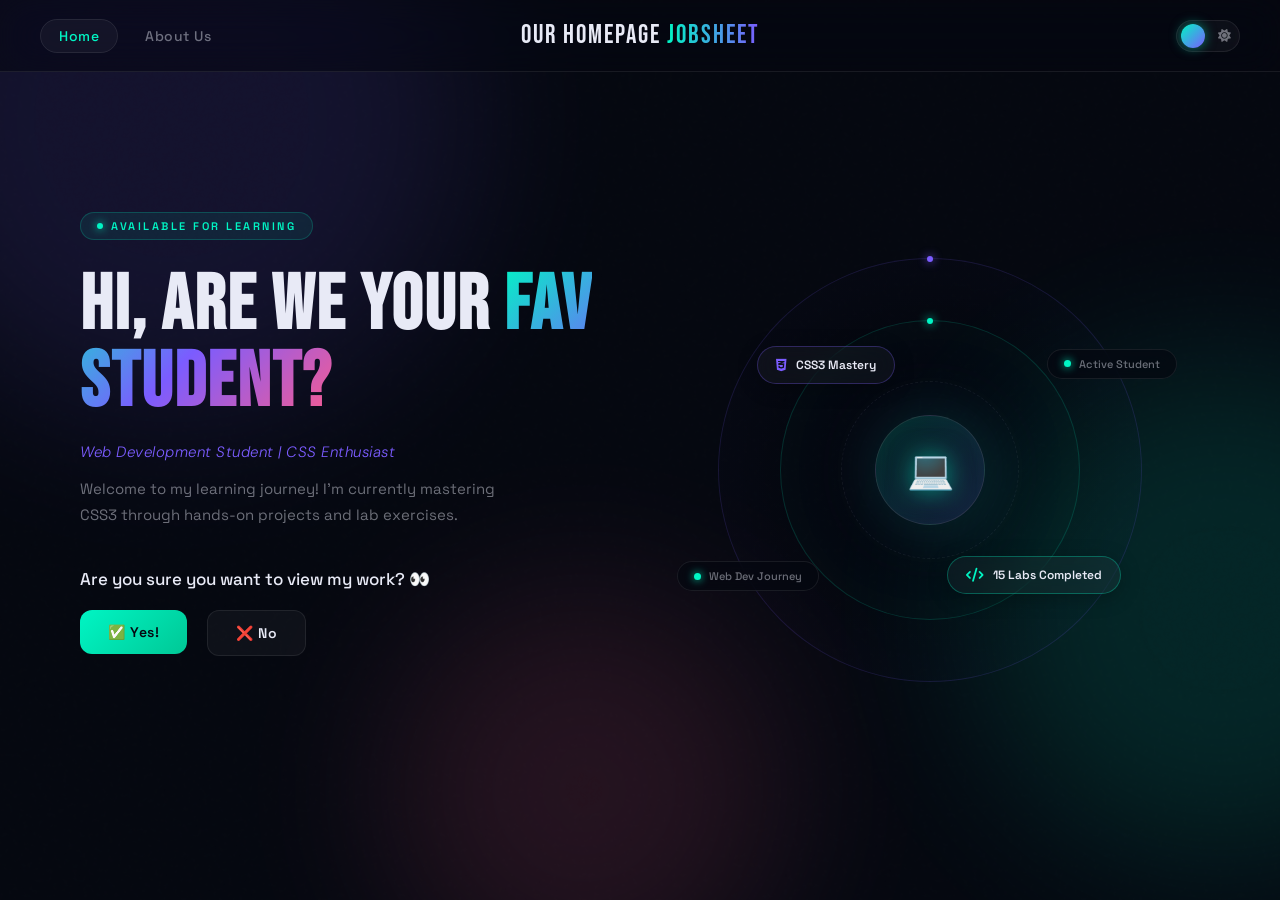
<file: index.html>
<!DOCTYPE html>
<html lang="en">
<head>
    <meta charset="UTF-8">
    <meta name="viewport" content="width=device-width, initial-scale=1.0">
    <title>My Jobsheet Progress</title>
    <link href="https://fonts.googleapis.com/css2?family=Space+Grotesk:wght@300;400;500;600;700&family=Bebas+Neue&family=DM+Sans:ital,wght@0,300;0,400;0,500;1,300&display=swap" rel="stylesheet">
    <link rel="stylesheet" href="https://cdnjs.cloudflare.com/ajax/libs/font-awesome/6.0.0/css/all.min.css">
    <style>
        :root {
            --bg:       #050810;
            --bg2:      #080d1a;
            --surface:  rgba(255,255,255,0.04);
            --border:   rgba(255,255,255,0.08);
            --accent:   #00f5c4;
            --accent2:  #7b5cff;
            --accent3:  #ff5c8a;
            --text:     #e8eaf6;
            --muted:    rgba(232,234,246,0.45);
            --glow:     0 0 40px rgba(0,245,196,0.18);
        }
        [data-theme="light"] {
            --bg:      #f0f4ff;
            --bg2:     #e4eaff;
            --surface: rgba(255,255,255,0.7);
            --border:  rgba(0,0,0,0.08);
            --text:    #0d1230;
            --muted:   rgba(13,18,48,0.5);
            --glow:    0 0 40px rgba(123,92,255,0.15);
        }

        *, *::before, *::after { box-sizing: border-box; margin: 0; padding: 0; }

        html { scroll-behavior: smooth; }

        body {
            font-family: 'Space Grotesk', sans-serif;
            background: var(--bg);
            color: var(--text);
            min-height: 100vh;
            overflow-x: hidden;
            transition: background 0.4s, color 0.4s;
        }

        /* ─── NOISE OVERLAY ─── */
        body::before {
            content: '';
            position: fixed; inset: 0;
            background-image: url("data:image/svg+xml,%3Csvg viewBox='0 0 200 200' xmlns='http://www.w3.org/2000/svg'%3E%3Cfilter id='n'%3E%3CfeTurbulence type='fractalNoise' baseFrequency='0.9' numOctaves='4' stitchTiles='stitch'/%3E%3C/filter%3E%3Crect width='100%25' height='100%25' filter='url(%23n)' opacity='0.03'/%3E%3C/svg%3E");
            pointer-events: none; z-index: 0;
            opacity: 0.35;
        }

        /* ─── AURORA BG ─── */
        .aurora {
            position: fixed; inset: 0; z-index: 0; pointer-events: none;
            overflow: hidden;
        }
        .aurora span {
            position: absolute;
            border-radius: 50%;
            filter: blur(80px);
            opacity: 0.12;
            animation: drift 18s ease-in-out infinite alternate;
        }
        .aurora span:nth-child(1) { width: 600px; height: 600px; background: var(--accent2); top: -20%; left: -10%; animation-duration: 20s; }
        .aurora span:nth-child(2) { width: 500px; height: 500px; background: var(--accent); top: 40%; right: -15%; animation-duration: 25s; animation-delay: -8s; }
        .aurora span:nth-child(3) { width: 400px; height: 400px; background: var(--accent3); bottom: -10%; left: 30%; animation-duration: 22s; animation-delay: -4s; }
        @keyframes drift { 0%{transform:translate(0,0) scale(1)} 100%{transform:translate(40px,30px) scale(1.15)} }

        /* ─── THEME SWITCH ─── */
.theme-switch-wrapper {
    display: flex;
    align-items: center;
    margin-left: auto;
}
        .theme-switch { position: relative; display: inline-block; width: 64px; height: 32px; }
        .theme-switch input { opacity: 0; width: 0; height: 0; }
        .slider {
            position: absolute; inset: 0; cursor: pointer;
            background: var(--surface);
            border: 1px solid var(--border);
            border-radius: 32px;
            backdrop-filter: blur(10px);
            transition: 0.4s;
            display: flex; align-items: center; justify-content: space-between;
            padding: 0 8px;
        }
        .slider i { font-size: 13px; color: var(--muted); transition: 0.3s; }
        .slider::after {
            content: '';
            position: absolute; left: 4px;
            width: 24px; height: 24px;
            background: linear-gradient(135deg, var(--accent), var(--accent2));
            border-radius: 50%;
            transition: 0.4s cubic-bezier(0.34,1.56,0.64,1);
            box-shadow: 0 0 12px rgba(0,245,196,0.5);
        }
        input:checked ~ .slider::after { transform: translateX(32px); }

        /* ─── NAVBAR ─── */
        .navbar {
            position: fixed; top: 0; left: 0; right: 0; z-index: 900;
            padding: 0 40px;
            height: 72px;
            display: flex; align-items: center;
            background: rgba(5,8,16,0.6);
            backdrop-filter: blur(20px) saturate(1.4);
            border-bottom: 1px solid var(--border);
        }
        [data-theme="light"] .navbar { background: rgba(240,244,255,0.7); }

        .nav-container {
    display: flex;
    align-items: center;
    justify-content: space-between;
    width: 100%;
}
.logo {
    position: absolute;
    left: 50%;
    transform: translateX(-50%);
}
        .logo a {
            font-family: 'Bebas Neue', sans-serif;
            font-size: 26px; letter-spacing: 2px;
            color: var(--text); text-decoration: none;
        }
        .logo span {
            background: linear-gradient(90deg, var(--accent), var(--accent2));
            background-clip: text;
            -webkit-background-clip: text; -webkit-text-fill-color: transparent;
        }

        .nav-menu { list-style: none; display: flex; gap: 8px; }
        .nav-menu a {
            text-decoration: none; color: var(--muted);
            font-size: 14px; font-weight: 500; letter-spacing: 0.5px;
            padding: 7px 18px; border-radius: 30px;
            transition: 0.25s;
            border: 1px solid transparent;
        }
        .nav-menu a:hover, .nav-menu a.active {
            color: var(--text);
            background: var(--surface);
            border-color: var(--border);
        }
        .nav-menu a.active { color: var(--accent); }

        /* ─── HERO SECTION ─── */
        .hero {
            position: relative; z-index: 1;
            min-height: 100vh;
            display: grid; grid-template-columns: 1fr 1fr;
            align-items: center;
            padding: 100px 80px 60px;
            gap: 40px;
            max-width: 1400px; margin: 0 auto;
        }

        .hero-eyebrow {
            display: inline-flex; align-items: center; gap: 8px;
            font-size: 11px; font-weight: 600; letter-spacing: 2.5px;
            text-transform: uppercase; color: var(--accent);
            background: rgba(0,245,196,0.08);
            border: 1px solid rgba(0,245,196,0.2);
            padding: 6px 16px; border-radius: 30px;
            margin-bottom: 28px;
        }
        .hero-eyebrow::before {
            content: '';
            width: 6px; height: 6px; border-radius: 50%;
            background: var(--accent);
            box-shadow: 0 0 8px var(--accent);
            animation: blink 1.5s ease-in-out infinite;
        }
        @keyframes blink { 0%,100%{opacity:1} 50%{opacity:0.3} }

        h1 {
            font-family: 'Bebas Neue', sans-serif;
            font-size: clamp(52px, 6vw, 88px);
            line-height: 1.0;
            letter-spacing: 2px;
            margin-bottom: 20px;
            color: var(--text);
        }
        .highlight {
            background: linear-gradient(135deg, var(--accent) 0%, var(--accent2) 50%, var(--accent3) 100%);
            background-clip: text;
            -webkit-background-clip: text; -webkit-text-fill-color: transparent;
            position: relative;
        }

        .subtitle {
            font-family: 'DM Sans', sans-serif;
            font-size: 15px; font-style: italic;
            color: var(--accent2); font-weight: 300;
            margin-bottom: 14px; letter-spacing: 0.5px;
        }

        .description {
            font-size: 15px; line-height: 1.75;
            color: var(--muted); max-width: 440px;
            margin-bottom: 40px;
        }

        /* ─── YN BUTTONS ─── */
        .yn-question {
            font-size: 17px; font-weight: 500;
            color: var(--text); margin-bottom: 20px;
        }
        .yn-buttons { display: flex; gap: 14px; margin-bottom: 28px; align-items: center; }

        .btn-yes, .btn-no {
            padding: 13px 28px; border-radius: 12px;
            font-family: 'Space Grotesk', sans-serif;
            font-size: 14px; font-weight: 600;
            cursor: pointer; border: none; transition: 0.25s;
            letter-spacing: 0.5px;
        }
        .btn-yes {
            background: linear-gradient(135deg, var(--accent), #00c896);
            color: #050810;
            box-shadow: 0 0 0 rgba(0,245,196,0);
        }
        .btn-yes:hover {
            transform: translateY(-2px);
            box-shadow: 0 8px 30px rgba(0,245,196,0.4);
        }
        .btn-no {
            background: var(--surface);
            color: var(--text);
            border: 1px solid var(--border);
            position: fixed; z-index: 9999;
            transition: left 0.15s, top 0.15s, opacity 0.3s;
        }
        .btn-no:hover { background: rgba(255,92,138,0.15); border-color: var(--accent3); }

        /* ─── HERO BUTTONS ─── */
        .hero-buttons { display: flex; gap: 14px; flex-wrap: wrap; align-items: center; }

        .jobsheet-reveal { opacity: 0; transform: translateY(16px); pointer-events: none; transition: opacity 0.5s, transform 0.5s; }
        .jobsheet-reveal.show { opacity: 1; transform: translateY(0); pointer-events: auto; }

        .btn {
            display: inline-flex; align-items: center; gap: 8px;
            padding: 13px 28px; border-radius: 12px;
            font-family: 'Space Grotesk', sans-serif;
            font-size: 14px; font-weight: 600;
            text-decoration: none; cursor: pointer;
            transition: 0.25s; letter-spacing: 0.5px;
        }
        .btn.primary {
            background: linear-gradient(135deg, var(--accent2), var(--accent3));
            color: #fff;
        }
        .btn.primary:hover { transform: translateY(-2px); box-shadow: 0 8px 30px rgba(123,92,255,0.4); }
        .btn.secondary {
            background: var(--surface);
            color: var(--text);
            border: 1px solid var(--border);
        }
        .btn.secondary:hover { background: rgba(255,255,255,0.08); border-color: var(--accent2); color: var(--accent2); }

        /* ─── DROPDOWN ─── */
        .dropdown-wrapper { position: relative; }
        .dropdown-arrow { transition: transform 0.3s; font-size: 12px; }
        .dropdown-wrapper.open .dropdown-arrow { transform: rotate(180deg); }

        .dropdown-menu {
            position: absolute; top: calc(100% + 10px); left: 0;
            min-width: 220px;
            background: var(--bg2);
            border: 1px solid var(--border);
            border-radius: 16px;
            padding: 8px;
            opacity: 0; pointer-events: none;
            transform: translateY(-8px) scale(0.97);
            transition: 0.25s cubic-bezier(0.34,1.56,0.64,1);
            backdrop-filter: blur(20px);
            box-shadow: 0 20px 60px rgba(0,0,0,0.4);
        }
        .dropdown-wrapper.open .dropdown-menu { opacity: 1; pointer-events: auto; transform: translateY(0) scale(1); }

        .dropdown-menu a {
            display: flex; align-items: center; gap: 12px;
            padding: 11px 14px; border-radius: 10px;
            text-decoration: none; color: var(--text);
            transition: 0.2s;
        }
        .dropdown-menu a:hover { background: var(--surface); }

        .member-avatar-icon {
            width: 38px; height: 38px; border-radius: 10px;
            display: flex; align-items: center; justify-content: center;
            font-family: 'Bebas Neue', sans-serif; font-size: 18px;
            flex-shrink: 0;
        }
        .avatar-ammar { background: linear-gradient(135deg, var(--accent), var(--accent2)); color: #050810; }
        .avatar-syamsul { background: linear-gradient(135deg, var(--accent2), var(--accent3)); color: #fff; }

        .member-details { display: flex; flex-direction: column; }
        .member-name { font-size: 14px; font-weight: 600; }
        .member-title { font-size: 11px; color: var(--muted); }

        /* ─── VISUAL CORE ─── */
        .visual-core {
            position: relative;
            width: 460px; height: 460px;
            margin: 0 auto;
        }

        .ring-outer2, .ring-outer, .ring-mid {
            position: absolute; top: 50%; left: 50%;
            transform: translate(-50%, -50%);
            border-radius: 50%;
            border: 1px solid var(--border);
        }
        .ring-outer2 {
            width: 424px; height: 424px;
            border-color: rgba(123,92,255,0.15);
            animation: spin-r 60s linear infinite;
            background: radial-gradient(circle, transparent 45%, rgba(123,92,255,0.03) 100%);
        }
        .ring-outer {
            width: 300px; height: 300px;
            border-color: rgba(0,245,196,0.15);
            animation: spin 40s linear infinite;
            background: radial-gradient(circle, transparent 40%, rgba(0,245,196,0.03) 100%);
        }
        .ring-mid {
            width: 178px; height: 178px;
            border-color: rgba(255,255,255,0.06);
            border-style: dashed;
        }
        @keyframes spin   { to { transform: translate(-50%,-50%) rotate(360deg);  } }
        @keyframes spin-r { to { transform: translate(-50%,-50%) rotate(-360deg); } }

        /* Tick marks on rings */
        .ring-outer::before, .ring-outer2::before {
            content: '';
            position: absolute; top: -3px; left: 50%; transform: translateX(-50%);
            width: 6px; height: 6px; border-radius: 50%;
        }
        .ring-outer::before  { background: var(--accent); box-shadow: 0 0 10px var(--accent); }
        .ring-outer2::before { background: var(--accent2); box-shadow: 0 0 10px var(--accent2); }

        /* Centre Blob */
        .center-blob {
            position: absolute; top: 50%; left: 50%;
            transform: translate(-50%,-50%);
            width: 110px; height: 110px;
            border-radius: 50%;
            background: linear-gradient(135deg, rgba(0,245,196,0.15), rgba(123,92,255,0.15));
            border: 1px solid rgba(255,255,255,0.1);
            display: flex; align-items: center; justify-content: center;
            backdrop-filter: blur(10px);
            box-shadow: 0 0 60px rgba(0,245,196,0.12), 0 0 120px rgba(123,92,255,0.08), inset 0 0 30px rgba(0,245,196,0.05);
            animation: pulse-blob 4s ease-in-out infinite;
        }
        @keyframes pulse-blob {
            0%,100% { box-shadow: 0 0 60px rgba(0,245,196,0.12), 0 0 120px rgba(123,92,255,0.08); transform: translate(-50%,-50%) scale(1); }
            50%      { box-shadow: 0 0 80px rgba(0,245,196,0.22), 0 0 160px rgba(123,92,255,0.15); transform: translate(-50%,-50%) scale(1.04); }
        }
        .blob-icon { font-size: 38px; filter: drop-shadow(0 0 12px rgba(0,245,196,0.5)); }

        /* Orbit Cards */
        .orbit-card {
            position: absolute;
            display: flex; align-items: center; gap: 9px;
            padding: 10px 18px; border-radius: 30px;
            background: var(--surface);
            border: 1px solid var(--border);
            backdrop-filter: blur(12px);
            font-size: 12px; font-weight: 600; white-space: nowrap;
            color: var(--text);
            box-shadow: 0 4px 20px rgba(0,0,0,0.25);
            pointer-events: none;
        }
        .oc-labs { border-color: rgba(0,245,196,0.3); }
        .oc-css  { border-color: rgba(123,92,255,0.3); }
        .oc-labs i { color: var(--accent); font-size: 14px; }
        .oc-css  i { color: var(--accent2); font-size: 14px; }

        /* Stat Pills */
        .stat-pill {
            position: absolute;
            display: flex; align-items: center; gap: 8px;
            padding: 7px 16px; border-radius: 30px;
            background: rgba(5,8,16,0.7);
            border: 1px solid var(--border);
            font-size: 11px; font-weight: 500;
            color: var(--muted); white-space: nowrap;
            pointer-events: none;
            backdrop-filter: blur(10px);
        }
        [data-theme="light"] .stat-pill { background: rgba(255,255,255,0.75); }
        .dot { width: 7px; height: 7px; border-radius: 50%; background: var(--accent); box-shadow: 0 0 8px var(--accent); animation: blink 2s ease-in-out infinite; }

        /* ─── CONFETTI ─── */
        @keyframes confetti-fly {
            0%   { transform: translate(0,0) rotate(0deg) scale(1); opacity: 1; }
            100% { transform: translate(var(--dx), var(--dy)) rotate(720deg) scale(0); opacity: 0; }
        }
        .confetti-piece {
            border-radius: 3px;
            animation: confetti-fly 1.2s ease-out forwards;
            z-index: 9999;
        }

        /* ─── RESPONSIVE ─── */
        @media (max-width: 900px) {
            .hero { grid-template-columns: 1fr; padding: 100px 30px 60px; }
            .visual-core { width: 300px; height: 300px; }
            .ring-outer2 { width: 290px; height: 290px; }
            .ring-outer  { width: 200px; height: 200px; }
            .ring-mid    { width: 120px; height: 120px; }
        }

        /* ─── SCROLL GRADIENT LINE ─── */
        .scroll-line {
            position: fixed; left: 0; top: 0; width: 3px;
            height: 0%; background: linear-gradient(180deg, var(--accent), var(--accent2), var(--accent3));
            z-index: 999; border-radius: 0 3px 3px 0;
            transition: height 0.1s;
        }
    </style>
</head>
<body>

<div class="aurora">
    <span></span><span></span><span></span>
</div>
<div class="scroll-line" id="scrollLine"></div>



<!-- NAVBAR -->
<nav class="navbar">
    <div class="nav-container">
        <!-- LEFT: nav links -->
        <ul class="nav-menu">
            <li><a href="#" class="active">Home</a></li>
            <li><a href="about_us.html">About Us</a></li>
        </ul>

        <!-- CENTER: logo -->
        <div class="logo">
            <a href="#">Our Homepage <span>Jobsheet</span></a>
        </div>

        <!-- RIGHT: theme switch -->
        <div class="theme-switch-wrapper">
            <label class="theme-switch" for="checkbox">
                <input type="checkbox" id="checkbox" />
                <div class="slider round">
                    <i class="fas fa-moon"></i>
                    <i class="fas fa-sun"></i>
                </div>
            </label>
        </div>
    </div>
</nav>

<!-- HERO -->
<section id="home" class="hero">
    <div class="hero-content">
        <div class="hero-eyebrow">Available for Learning</div>
        <h1>Hi, are we your <span class="highlight">Fav Student?</span></h1>
        <p class="subtitle">Web Development Student | CSS Enthusiast</p>
        <p class="description">
            Welcome to my learning journey! I'm currently mastering CSS3 through hands-on projects and lab exercises.
        </p>

        <p class="yn-question" id="ynQuestion">Are you sure you want to view my work? 👀</p>
        <div class="yn-buttons" id="ynButtons">
            <button class="btn-yes" id="btnYes" onclick="handleYes()">✅ Yes!</button>
            <button class="btn-no" id="btnNo">❌ No</button>
        </div>

        <div class="hero-buttons jobsheet-reveal" id="jobsheetReveal">
            <a href="about_us.html" class="btn primary">
                <i class="fas fa-rocket"></i> Learn More
            </a>
            <div class="dropdown-wrapper" id="workDropdown">
                <button class="btn secondary" onclick="toggleDropdown(event)">
                    View Our Work <i class="fas fa-chevron-down dropdown-arrow"></i>
                </button>
                <div class="dropdown-menu">
                    <a href="https://ikmlammar.muhdammar758.workers.dev/">
                        <span class="member-avatar-icon avatar-ammar">A</span>
                        <span class="member-details">
                            <span class="member-name">Ammar</span>
                            <span class="member-title">Project Lead</span>
                        </span>
                    </a>
                    <a href="syamsul/syamsulpage.html">
                        <span class="member-avatar-icon avatar-syamsul">S</span>
                        <span class="member-details">
                            <span class="member-name">Syamsul</span>
                            <span class="member-title">Technical Specialist</span>
                        </span>
                    </a>
                </div>
            </div>
        </div>
    </div>

    <!-- VISUAL CORE -->
    <div class="visual-core" id="visualCore">
        <div class="ring-outer2"></div>
        <div class="ring-outer"></div>
        <div class="ring-mid"></div>

        <div class="center-blob">
            <div class="blob-bg">
                <span class="blob-icon">💻</span>
            </div>
        </div>

        <div class="orbit-card oc-labs" id="card1">
            <i class="fas fa-code"></i>
            <span>15 Labs Completed</span>
        </div>
        <div class="orbit-card oc-css" id="card2">
            <i class="fab fa-css3-alt"></i>
            <span>CSS3 Mastery</span>
        </div>

        <div class="stat-pill" id="pill1">
            <div class="dot"></div>
            <span>Active Student</span>
        </div>
        <div class="stat-pill" id="pill2">
            <div class="dot"></div>
            <span>Web Dev Journey</span>
        </div>
    </div>
</section>

<script>
    // 1. SCROLL LINE
    window.addEventListener('scroll', () => {
        const total = document.body.scrollHeight - window.innerHeight;
        document.getElementById('scrollLine').style.height = (window.scrollY / total * 100) + '%';
    });

    // 2. THEME TOGGLE
    const toggleSwitch = document.querySelector('#checkbox');
    const currentTheme = localStorage.getItem('theme');
    if (currentTheme) {
        document.documentElement.setAttribute('data-theme', currentTheme);
        if (currentTheme === 'light') toggleSwitch.checked = true;
    }
    toggleSwitch.addEventListener('change', (e) => {
        const theme = e.target.checked ? 'light' : 'dark';
        document.documentElement.setAttribute('data-theme', theme);
        localStorage.setItem('theme', theme);
    });

    // 3. YES/NO BUTTONS
    const btnNo  = document.getElementById('btnNo');
    const btnYes = document.getElementById('btnYes');

    window.addEventListener('load', () => {
        const rect = btnYes.getBoundingClientRect();
        btnNo.style.left = (rect.right + 20) + 'px';
        btnNo.style.top  = rect.top + 'px';
    });

    btnNo.addEventListener('mouseover', () => {
        btnNo.style.left = Math.random() * (window.innerWidth  - 120) + 'px';
        btnNo.style.top  = Math.random() * (window.innerHeight -  50) + 'px';
    });

    function handleYes() {
        document.getElementById('ynQuestion').textContent = "Great! Here's what you can explore 🎉";
        btnYes.style.display = 'none';
        btnNo.style.display  = 'none';
        document.getElementById('jobsheetReveal').classList.add('show');
        spawnConfetti();
    }

    function toggleDropdown(e) {
        e.stopPropagation();
        document.getElementById('workDropdown').classList.toggle('open');
    }

    function spawnConfetti() {
        for (let i = 0; i < 60; i++) {
            const c = document.createElement('div');
            c.className = 'confetti-piece';
            const colors = ['#00f5c4','#7b5cff','#ff5c8a','#ffd700','#00bfff'];
            c.style.cssText = `
                left:50%; top:50%;
                background:${colors[Math.floor(Math.random()*colors.length)]};
                width:${6+Math.random()*8}px; height:${6+Math.random()*8}px;
                border-radius:${Math.random()>0.5?'50%':'3px'};
                position:fixed;
            `;
            c.style.setProperty('--dx', (Math.random()-0.5)*600 + 'px');
            c.style.setProperty('--dy', (Math.random()-0.5)*600 + 'px');
            document.body.appendChild(c);
            setTimeout(() => c.remove(), 1400);
        }
    }

    window.onclick = () => document.getElementById('workDropdown').classList.remove('open');

    // 4. ORBIT ANIMATION
    (function(){
        const core  = document.getElementById('visualCore');
        const card1 = document.getElementById('card1');
        const card2 = document.getElementById('card2');
        const pill1 = document.getElementById('pill1');
        const pill2 = document.getElementById('pill2');

        const R_inner  = 148;
        const R_outer  = 210;
        const spd_inner =  0.0006;
        const spd_outer = -0.0004;

        let angle = 0, last = null;

        function tick(ts) {
            if (!last) last = ts;
            const delta = ts - last; last = ts;
            angle += spd_inner * delta;

            const cx = core.offsetWidth  / 2;
            const cy = core.offsetHeight / 2;

            const x1 = cx + R_inner * Math.cos(angle);
            const y1 = cy + R_inner * Math.sin(angle);
            const x2 = cx + R_inner * Math.cos(angle + Math.PI);
            const y2 = cy + R_inner * Math.sin(angle + Math.PI);

            card1.style.left = (x1 - card1.offsetWidth  / 2) + 'px';
            card1.style.top  = (y1 - card1.offsetHeight / 2) + 'px';
            card2.style.left = (x2 - card2.offsetWidth  / 2) + 'px';
            card2.style.top  = (y2 - card2.offsetHeight / 2) + 'px';

            const outerAngle = angle * (spd_outer / spd_inner);
            const px1 = cx + R_outer * Math.cos(outerAngle);
            const py1 = cy + R_outer * Math.sin(outerAngle);
            const px2 = cx + R_outer * Math.cos(outerAngle + Math.PI);
            const py2 = cy + R_outer * Math.sin(outerAngle + Math.PI);

            pill1.style.left = (px1 - pill1.offsetWidth  / 2) + 'px';
            pill1.style.top  = (py1 - pill1.offsetHeight / 2) + 'px';
            pill2.style.left = (px2 - pill2.offsetWidth  / 2) + 'px';
            pill2.style.top  = (py2 - pill2.offsetHeight / 2) + 'px';

            requestAnimationFrame(tick);
        }
        requestAnimationFrame(tick);
    })();
</script>
</body>
</html>
</file>
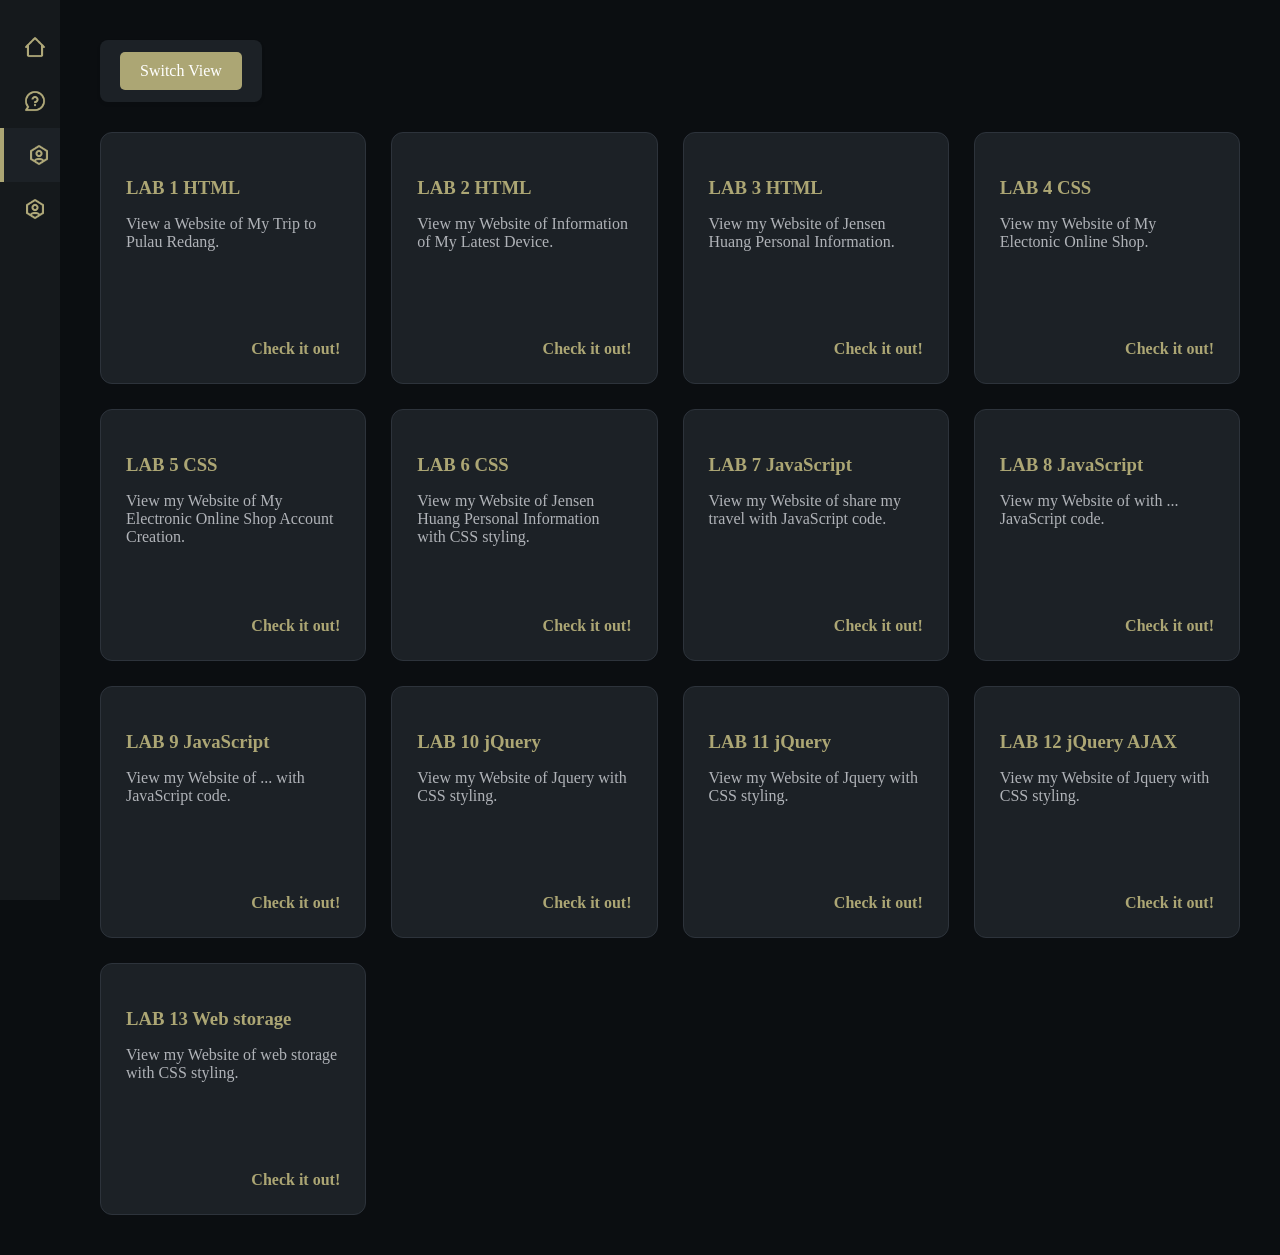
<file: syamsul/syamsulpage.html>
<!DOCTYPE html>
<html lang="en">
    <head>
        <meta charset="UTF-8">
        <meta name="viewport" content="width=device-width, initial-scale=1.0">
        <title>Syamsul JobSheet</title>
        <link href='https://unpkg.com/boxicons@2.1.4/css/boxicons.min.css' rel='stylesheet'>
        <link rel="stylesheet" href="design/page.css">
        <link rel="script" href="script/page.js">
    </head>
    <body>
        <!-- sidebar -->
        <aside class="sidebar-nav">
            <header>
                <nav class="navbar">
                    <ul>
                        <li><a href="../index.html"><span class="icon"><img src="/syamsul/work_sheet/img/home.png" alt="Home"></span> <span class="text">Home</span></a></li>
                        <li><a href="../about_us.html" ><span class="icon"><img src="/syamsul/work_sheet/img/message-circle-question-mark.png" alt="About Us"></span> <span class="text">About Us</span></a></li>
                        <li><a href="/syamsul/syamsulpage.html" class="active"><span class="icon"><img src="/syamsul/work_sheet/img/user-hexagon.png" alt="Syamsul Nazir"></span> <span class="text">Syamsul Nazir</span></a></li>
                        <li><a href="https://ikmlammar.muhdammar758.workers.dev/"><span class="icon"><img src="/syamsul/work_sheet/img/user-hexagon.png" alt="Muhammad Ammar"></span> <span class="text">Muhammad Ammar</span></a></li>
                    </ul>
                </nav>
            </header>
        </aside>
        <!-- main body -->
        <main class="main-content">
            <input type="checkbox" id="viewToggle" style="display: none;">

            <div class="controls">
                <label for="viewToggle" class="toggle-button">
                    <i class='fas fa-list'></i> Switch View
                </label>
            </div>
            <div class="card-container">
                <!-- jobsheet1 -->
                <a href="work_sheet/jobsheet1.html" class="card">
                    <div class="card-content">
                        <h3>LAB 1 HTML</h3>
                       <p>View a Website of My Trip to Pulau Redang.</p>
                    </div>
                    <span class="link-text">Check it out!</span>
                </a>
                <!-- jobsheet2 -->
                <a href="work_sheet/jobsheet2.html" class="card">
                    <div class="card-content">
                        <h3>LAB 2 HTML</h3>
                        <p>View my Website of Information of My Latest Device.</p>
                    </div>
                    <span class="link-text">Check it out!</span>
                </a>
                <!-- jobsheet3 -->
                <a href="work_sheet/jobsheet3.html" class="card">
                    <div class="card-content">
                        <h3>LAB 3 HTML</h3>
                        <p>View my Website of Jensen Huang Personal Information.</p>
                    </div>
                    <span class="link-text">Check it out!</span>
                </a>
                <!-- jobsheet4 -->
                <a href="work_sheet/jobsheet4.html" class="card">
                    <div class="card-content">
                        <h3>LAB 4 CSS</h3>
                        <p>View my Website of My Electonic Online Shop.</p>
                    </div>
                    <span class="link-text">Check it out!</span>
                </a>
                <!-- jobsheet5 -->
                <a href="work_sheet/jobsheet5.html" class="card">
                    <div class="card-content">
                        <h3>LAB 5 CSS</h3>
                        <p>View my Website of My Electronic Online Shop Account Creation.</p>
                    </div>
                    <span class="link-text">Check it out!</span>
                </a>
                <!-- jobsheet6 -->
                <a href="work_sheet/jobsheet6.html" class="card">
                    <div class="card-content">
                        <h3>LAB 6 CSS</h3>
                        <p>View my Website of Jensen Huang Personal Information with CSS styling.</p>
                    </div>
                    <span class="link-text">Check it out!</span>
                </a>
                <!-- jobsheet7 -->
                <a href="work_sheet/jobsheet7.html" class="card">
                    <div class="card-content">
                        <h3>LAB 7 JavaScript</h3>
                        <p>View my Website of share my travel with JavaScript code.</p>
                    </div>
                    <span class="link-text">Check it out!</span>
                </a>
                <!-- jobsheet8 -->
                <a href="work_sheet/jobsheet8.html" class="card">
                    <div class="card-content">
                        <h3>LAB 8 JavaScript</h3>
                        <p>View my Website of with ... JavaScript code.</p>
                    </div>
                    <span class="link-text">Check it out!</span>
                </a>
                <!-- jobsheet9 -->
                <a href="work_sheet/jobsheet9.html" class="card">
                    <div class="card-content">
                        <h3>LAB 9 JavaScript</h3>
                        <p>View my Website of ... with JavaScript code.</p>
                    </div>
                    <span class="link-text">Check it out!</span>
                </a>
                <!-- jobsheet10 -->
                <a href="work_sheet/jobsheet10.html" class="card">
                    <div class="card-content">
                        <h3>LAB 10 jQuery</h3>
                        <p>View my Website of Jquery with CSS styling.</p>
                    </div>
                    <span class="link-text">Check it out!</span>
                </a>
                <!-- jobsheet11 -->
                <a href="work_sheet/jobsheet11.html" class="card">
                    <div class="card-content">
                        <h3>LAB 11 jQuery</h3>
                        <p>View my Website of Jquery with CSS styling.</p>
                    </div>
                    <span class="link-text">Check it out!</span>
                </a>
                <!-- jobsheet12 -->
                <a href="work_sheet/jobsheet12.html" class="card">
                    <div class="card-content">
                        <h3>LAB 12 jQuery AJAX</h3>
                        <p>View my Website of Jquery with CSS styling.</p>
                    </div>
                    <span class="link-text">Check it out!</span>
                </a>
                <!-- jobsheet13 -->
                <a href="work_sheet/jobsheet13.html" class="card">
                    <div class="card-content">
                        <h3>LAB 13 Web storage</h3>
                        <p>View my Website of web storage with CSS styling.</p>
                    </div>
                    <span class="link-text">Check it out!</span>
                </a>
                <!-- jobsheet14 -->
<!--                 <a href="work_sheet/jobsheet14.html" class="card">
                    <div class="card-content">
                        <h3>LAB 14 WebSQL</h3>
                        <p>View my Website of name changer web storage with CSS styling.</p>
                    </div>
                    <span class="link-text">Check it out!</span> -->
                </a>
            </div> 
        </main>
    </body>
</html>
</file>
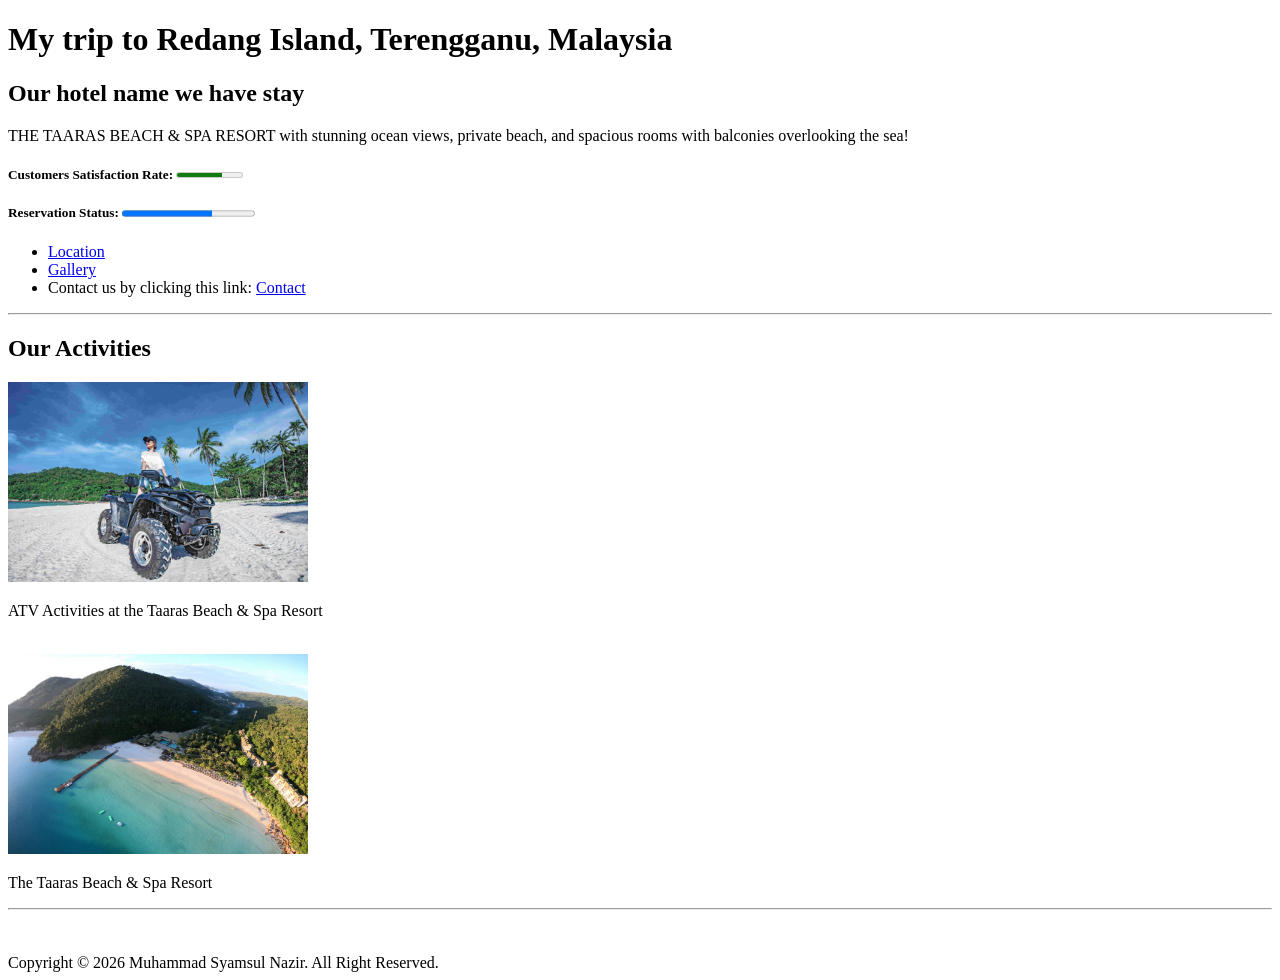
<file: syamsul/work_sheet/jobsheet1.html>
<!DOCTYPE html>
<html lang="en">
<head>
    <meta charset="UTF-8">
    <meta name="viewport" content="width=device-width, initial-scale=1.0">
    <title>My Travels</title>
</head>
<body>
    <!-- information of the hotel -->
    <h1>My trip to Redang Island, Terengganu, Malaysia</h1>
    <h2>Our hotel name we have stay</h2>
    <p>THE TAARAS BEACH & SPA RESORT with stunning ocean views, private beach, and spacious rooms with balconies overlooking the sea!</p>
    <!-- bar progress for the hotel -->
    <h5>Customers Satisfaction Rate: <meter value="70" max="100">70%</meter></h5>
    <h5>Reservation Status: <progress value="68" max="100">68%</progress></h5>
    <!-- quick link shortcut -->
    <ul>
        <li><a href="https://www.booking.com/hotel/my/the-taaras-beach-spa-resort.html">Location</a></li>
        <li><a href="https://www.thetaaras.com/gallery">Gallery</a></li>
        <li>Contact us by clicking this link: <a href="https://www.thetaaras.com/contact-us">Contact</a></li>
    </ul>
    <hr>
    <!-- image of the travel places -->
    <h2>Our Activities</h2>
    <img src="img/ATV-1.jpg" alt="Picture of ATV Activities" width="300" height="200">
    <br>
    <p>ATV Activities at the Taaras Beach & Spa Resort</p>
    <br>
    <img src="img/The Taaras Beach & Spa Resort.jpg" alt="Picture of The Taaras Beach & Spa Resort" width="300" height="200">
    <p>The Taaras Beach & Spa Resort</p>
    <hr>
    <br>
    <br>
    <!-- copyright -->
    <footer>Copyright © 2026 Muhammad Syamsul Nazir. All Right Reserved.</footer>
</body>
</html>
</file>
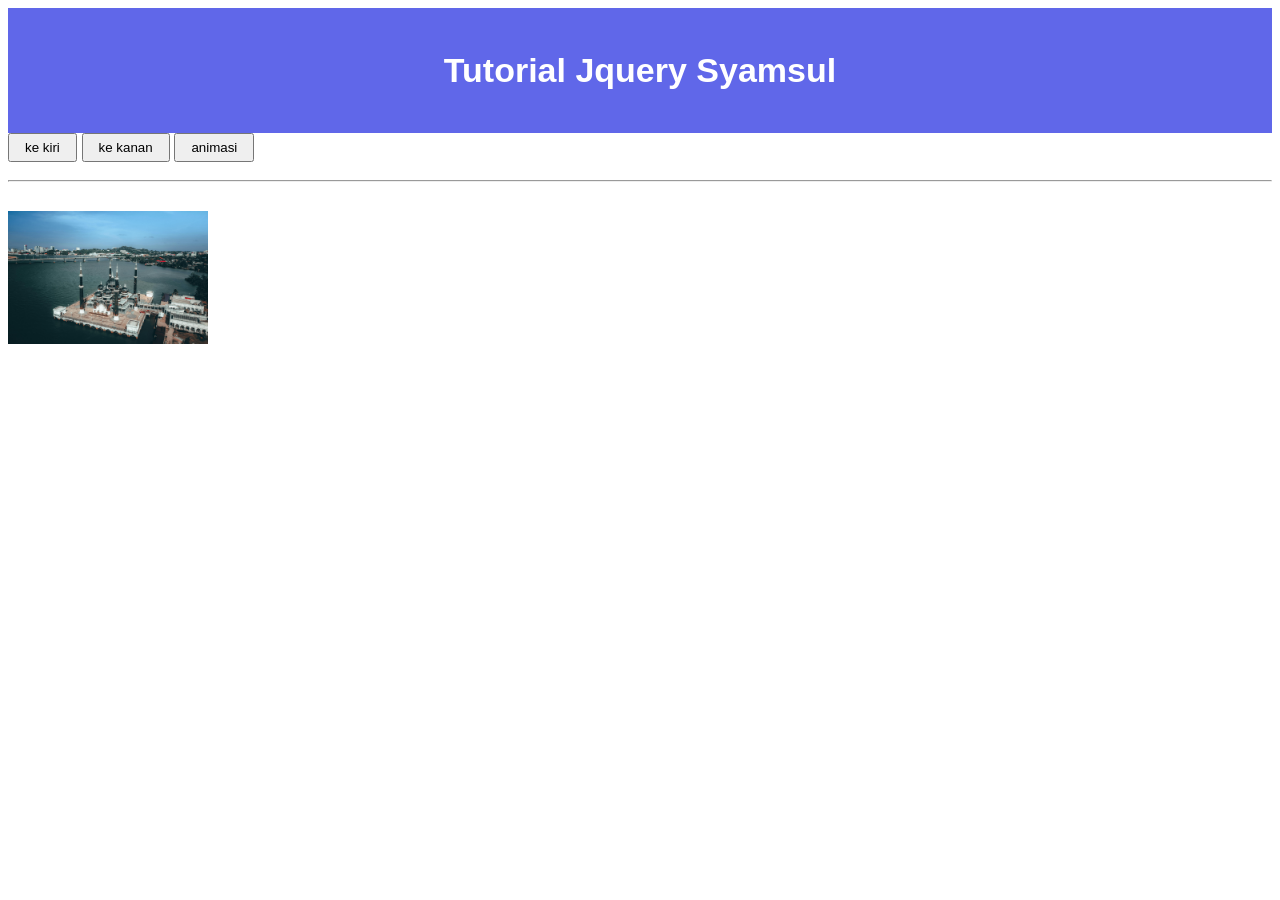
<file: syamsul/work_sheet/Jobsheet10.html>
<!DOCTYPE html>
<html>
<head>
    <title>JackQuery Tutorial Part 4 - Animation Effects</title>
    <style>
        /* Styling for the 'old file' container mentioned in the video */
                    body{
                font-family:Arial;
                font-size: 17px;
            }
            .header {
                text-align: center;
                padding: 20px;
                background: rgb(96, 103, 233);
                color: rgb(255, 255, 255);
            }
            .container {
                padding: 50px;
            }
        /* CRITICAL: The image must have relative position for motion to work */
        #GBR {
            position: relative; 
            margin-top: 20px;
        }

        button {
            margin-bottom: 10px;
            padding: 5px 15px;
        }
    </style>
</head>
<body>
        <div class="header">
            <h1>Tutorial Jquery Syamsul</h1>
        </div>
    <div id="container">
        <!-- Final Buttons used in the video -->
        <button id="kiri">ke kiri</button>
        <button id="kanan">ke kanan</button>
        <button id="animasi">animasi</button>

        <hr>

        <!-- Final Element: Image (The paragraph and old buttons are removed/commented) -->
        <img src="/syamsul/work_sheet/img/Masjid_Kristal.jpg" id="GBR" width="200">
    </div>

    <!-- jQuery Library -->
    <script src="https://code.jquery.com/jquery-3.6.0.min.js"></script>

    <script>
        // Using the standard Ready Script Initialization [4]
        $(document).ready(function() {

            // Single button animation that performs a sequence [1], [2]
            $('#animasi').click(function() {
                $('#GBR').animate({ top: '200px' })    // 1. Move Down [1]
                         .animate({ left: '300px' })   // 2. Move Right [1]
                         .animate({ top: '0px' })      // 3. Move Up [1]
                         .animate({ left: '0px' })     // 4. Move Left [1]
                         .animate({ width: '400px' })  // 5. Enlarge [2]
                         .animate({ opacity: '0' });   // 6. Fade Out [2]
            });

            // Individual motion controls [5]
            $('#kanan').click(function() {
                $('#GBR').animate({ left: '300px', width: '350px' });
            });

            $('#kiri').click(function() {
                $('#GBR').animate({ left: '0px', width: '200px' });
            });

        });
    </script>
</body>
</html>
</file>
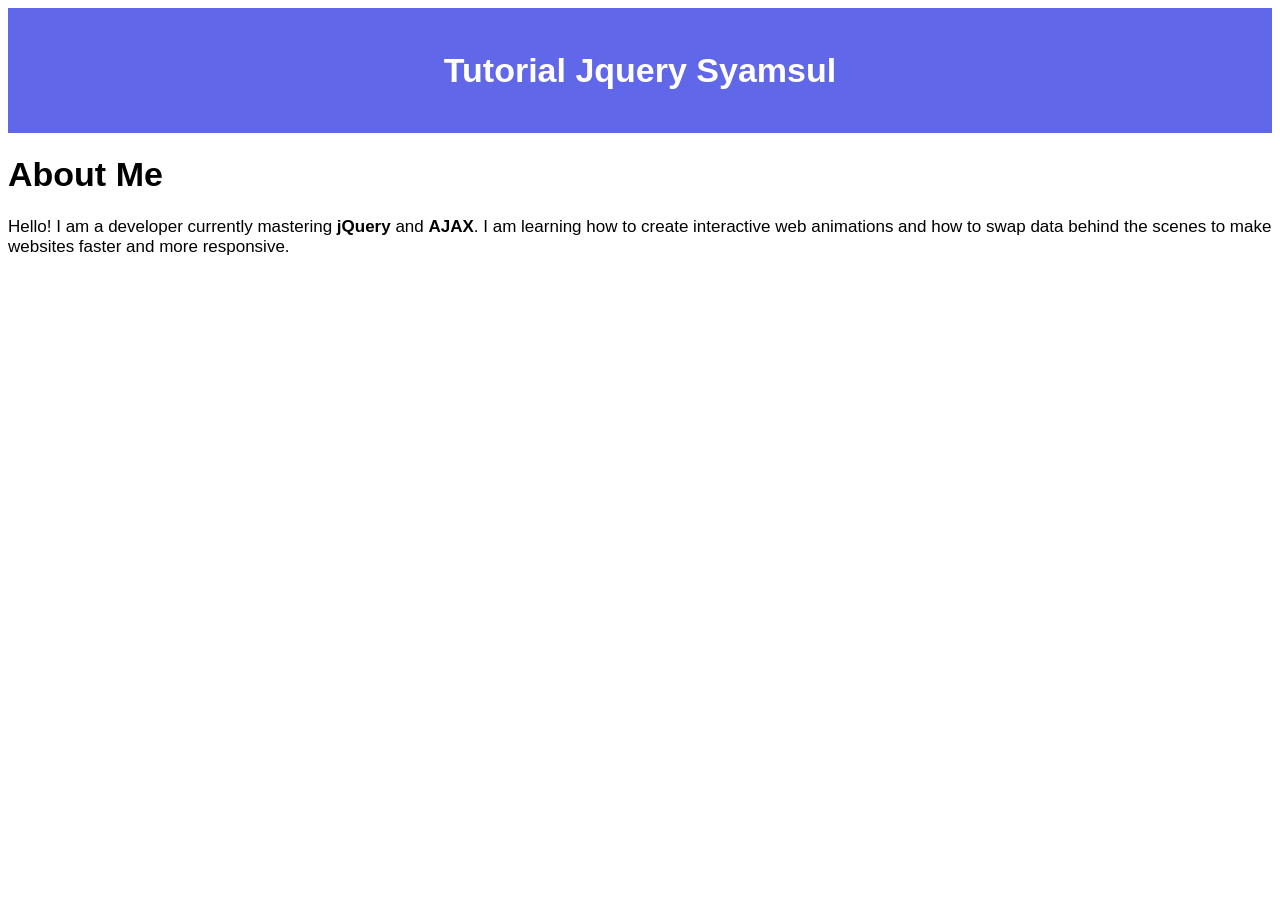
<file: syamsul/work_sheet/jobsheet11.html>
<!DOCTYPE html>
<html>
<head>
    <title>JackQuery Part 5 - AJAX Final Result</title>
 <style>
        /* Styling for the 'old file' container mentioned in the video */
                    body{
                font-family:Arial;
                font-size: 17px;
            }
            .header {
                text-align: center;
                padding: 20px;
                background: rgb(96, 103, 233);
                color: rgb(255, 255, 255);
            }
            .container {
                padding: 50px;
            }
        /* CRITICAL: The image must have relative position for motion to work */
        #GBR {
            position: relative; 
            margin-top: 20px;
        }

        button {
            margin-bottom: 10px;
            padding: 5px 15px;
        }
    </style>
</head>
<body>
        <div class="header">
            <h1>Tutorial Jquery Syamsul</h1>
        </div>
<div id="container">
    <h1>About Me</h1>
    <!-- Replace the old Lorem text here -->
    <p id="paragraf">
        Hello! I am a developer currently mastering <strong>jQuery</strong> and <strong>AJAX</strong>. 
        I am learning how to create interactive web animations and how to swap data 
        behind the scenes to make websites faster and more responsive.
    </p>
    
    <div id="kotak">
        <!-- Dynamic AJAX content will appear here -->
    </div>
</div>

    <!-- Load jQuery Library -->
    <script src="https://code.jquery.com/jquery-3.6.0.min.js"></script>

    <script>
        $(document).ready(function() {
            
            // The final method used is $.ajax for maximum flexibility
            $.ajax({
                method: 'get',
                url: 'https://jsonplaceholder.typicode.com/posts',
                dataType: 'json',
                success: function(data) {
                    // Log the array of 100 items to the console for verification
                    console.log(data);

                    // Map through the data and append to the #kotak div
                    data.map(function(item) {
                        $('#kotak').append(
                            '<h2>' + item.title + '</h2>' +
                            '<p>' + item.body + '</p>' +
                            '<hr>'
                        );
                    });
                },
                error: function(xhr, status, error) {
                    // Error handling if the URL or file is not found
                    alert('File tidak ditemukan: ' + status);
                }
            });

        });
    </script>
</body>
</html>
</file>
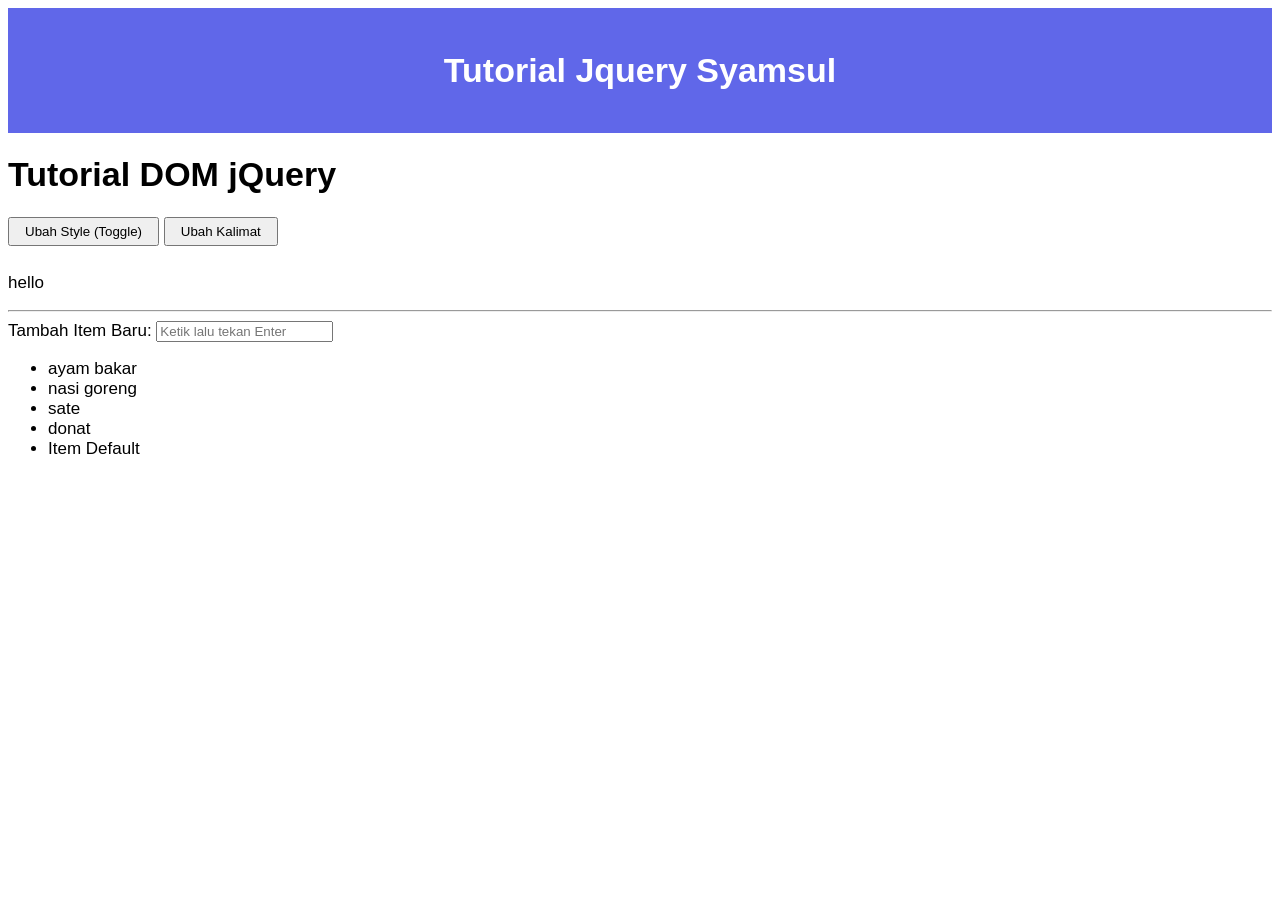
<file: syamsul/work_sheet/jobsheet12.html>
<!DOCTYPE html>
<html>
<head>
    <title>JackQuery Part 3 - DOM Manipulation</title>
<style>
        /* Styling for the 'old file' container mentioned in the video */
                    body{
                font-family:Arial;
                font-size: 17px;
            }
            .header {
                text-align: center;
                padding: 20px;
                background: rgb(96, 103, 233);
                color: rgb(255, 255, 255);
            }
            .container {
                padding: 50px;
            }
        /* CRITICAL: The image must have relative position for motion to work */
        #GBR {
            position: relative; 
            margin-top: 20px;
        }

        button {
            margin-bottom: 10px;
            padding: 5px 15px;
        }
        .style_baru {
    color: yellow;
    background: black;
    padding: 10px;
}
    </style>
</head>
<body>
        <div class="header">
            <h1>Tutorial Jquery Syamsul</h1>
        </div>
    <div id="container">
        <h1 class="judul">Tutorial DOM jQuery</h1>
        
        <!-- Controls for style and text manipulation -->
        <button id="tombol">Ubah Style (Toggle)</button>
        <button id="tombol_2">Ubah Kalimat</button>

        <p id="P1">hello</p>
        
        <hr>

        <!-- Input for adding items dynamically -->
        <label>Tambah Item Baru:</label>
        <input type="text" id="item_baru" placeholder="Ketik lalu tekan Enter">

        <!-- The list that gets populated by the array -->
        <ul id="list">
            <li>Item Default</li>
        </ul>
    </div>

    <!-- Load jQuery -->
    <script src="https://code.jquery.com/jquery-3.6.0.min.js"></script>

    <script>
        $(document).ready(function() {

            // --- 1. STYLE & TEXT MANIPULATION ---
            // Toggling a class on the heading
            $('#tombol').click(function() {
                $('.judul').toggleClass('style_baru'); // [4]
            });

            // Changing paragraph content to HTML
            $('#tombol_2').click(function() {
                $('#P1').html('<h2>saya syamsul</h2>'); // [5]
            });


            // --- 2. DYNAMIC INPUT (Final Section) ---
            // Adding items to the list when "Enter" is pressed
            $('#item_baru').keyup(function(e) {
                var kode_k = e.which; // Get keyboard code [1]
                if (kode_k == 13) { // 13 is the code for Enter [6]
                    e.preventDefault();
                    var nilai = e.target.value;
                    $('#list').prepend('<li>' + nilai + '</li>'); // Add to top of list [3]
                    $(this).val(''); // Clear input after adding
                }
            });


            // --- 3. ARRAY LOOPING (The Very Last Result) ---
            // Array of food items created by the instructor [3]
            var aray_saya = ["donat", "sate", "nasi goreng", "ayam bakar"];

            // Loop through the array and prepend each to the list [2]
            $.each(aray_saya, function(i, val) {
                $('#list').prepend('<li>' + val + '</li>');
            });

        });
    </script>
</body>
</html>
</file>
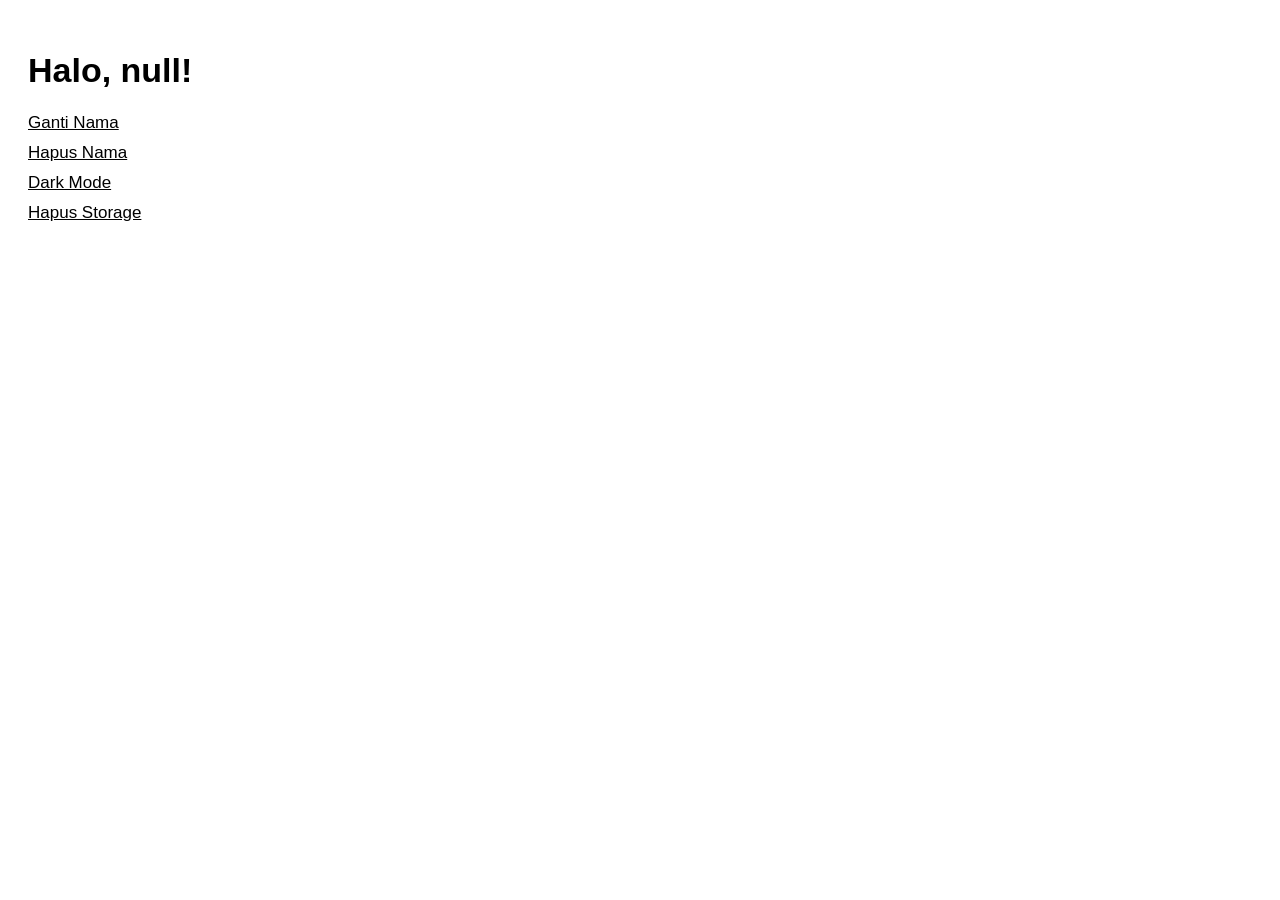
<file: syamsul/work_sheet/jobsheet13.html>
<!DOCTYPE html>
<html lang="id">
<head>
    <meta charset="UTF-8">
    <title>Web Storage Tutorial</title>
    <style>
        /* Base Styles [3, 5] */
        body {
            font-family: Arial, sans-serif;
            font-size: 17px;
            transition: 0.3s;
            padding: 20px;
        }

        /* Dark Mode Styles [3, 5] */
        .dark-mode {
            background-color: #222;
            color: #eee;
        }

        /* Ensure links inherit color from body during theme changes [5] */
        a {
            color: inherit;
            display: block;
            margin-top: 10px;
        }
    </style>
</head>
<body>

    <h1 id="judul">Halo!</h1>

    <!-- Navigation Links [2-4, 6] -->
    <a href="#" onclick="gantiNama(event)">Ganti Nama</a>
    <a href="#" onclick="hapusNama(event)">Hapus Nama</a>
    <a href="#" class="togle">Dark Mode</a>
    <a href="#" onclick="hapusStorage(event)">Hapus Storage</a>

    <script>
        // 1. Element Selectors [7, 8]
        const judul = document.querySelector('h1');
        const togle = document.querySelector('.togle');

        // 2. Initialization Logic: Name [9-11]
        let nama = localStorage.getItem('nama');

        if (!nama) {
            nama = prompt('Masukkan nama Anda:');
            localStorage.setItem('nama', nama);
        }
        judul.innerHTML = `Halo, ${nama}!`;

        // 3. Initialization Logic: Theme [8, 12, 13]
        let tema = localStorage.getItem('tema');

        if (!tema) {
            localStorage.setItem('tema', 'light');
        } else if (tema === 'dark') {
            darkMode(); // Apply dark mode immediately if saved [13]
        }

        // --- FUNCTIONS ---

        // Function to Change Name [2]
        function gantiNama(e) {
            e.preventDefault();
            const namaBaru = prompt('Masukkan nama baru Anda:');
            localStorage.setItem('nama', namaBaru);
            judul.innerHTML = `Halo, ${namaBaru}!`;
        }

        // Function to Delete Name Key [14]
        function hapusNama(e) {
            e.preventDefault();
            localStorage.removeItem('nama');
            location.reload(); // Reload to trigger prompt again [14]
        }

        // Function to Clear All Storage [4]
        function hapusStorage(e) {
            e.preventDefault();
            localStorage.clear();
            location.reload();
        }

        // Function for Dark Mode [12, 15]
        function darkMode() {
            document.body.classList.add('dark-mode');
            togle.innerHTML = 'Light Mode';
            localStorage.setItem('tema', 'dark');
        }

        // Function for Light Mode [13]
        function lightMode() {
            document.body.classList.remove('dark-mode');
            togle.innerHTML = 'Dark Mode';
            localStorage.setItem('tema', 'light');
        }

        // 4. Toggle Event Listener [8, 15]
        togle.addEventListener('click', function(e) {
            e.preventDefault();
            // Fetch current state directly from storage for accuracy [8]
            const currentTema = localStorage.getItem('tema');
            if (currentTema === 'light') {
                darkMode();
            } else {
                lightMode();
            }
        });
    </script>
</body>
</html>
</file>
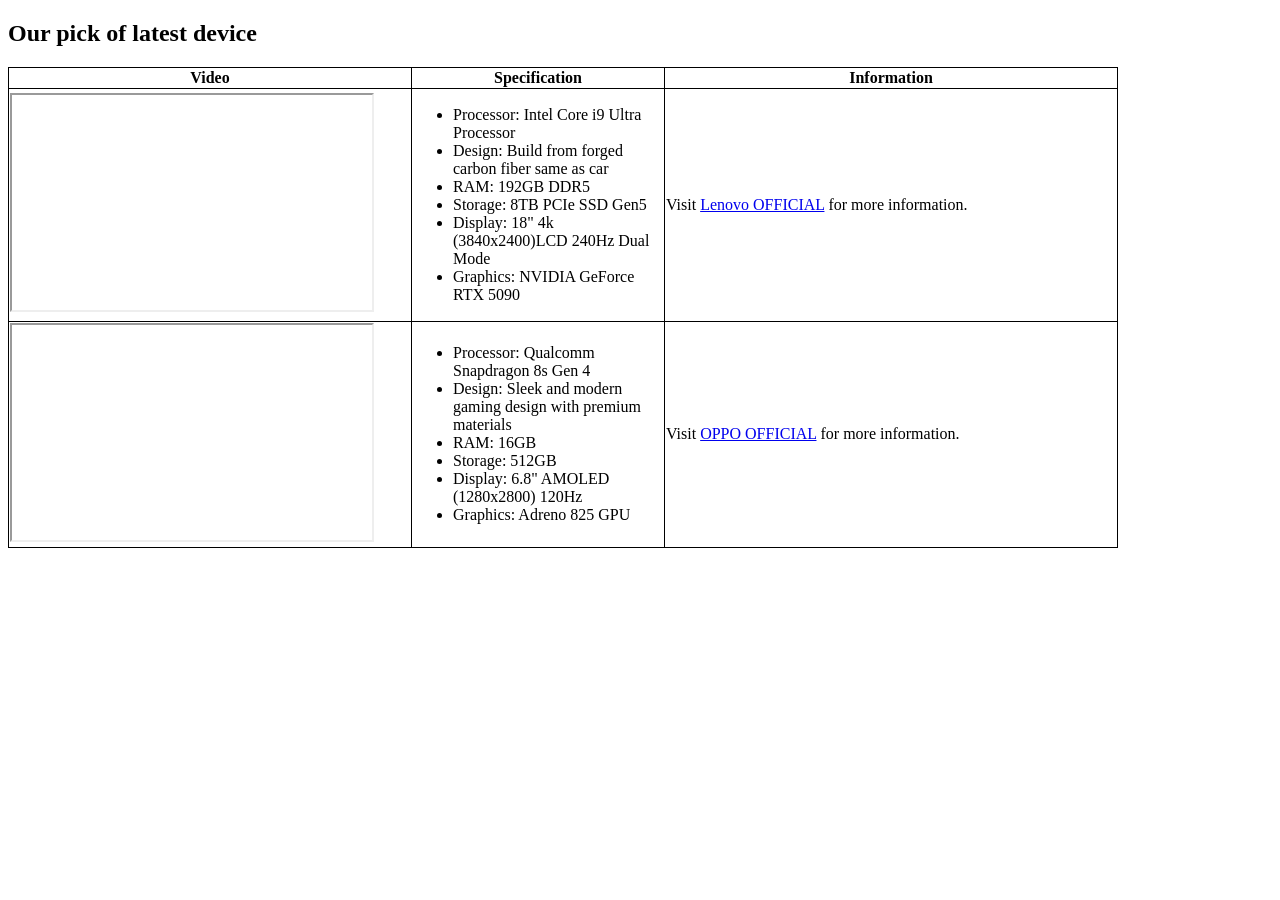
<file: syamsul/work_sheet/jobsheet2.html>
<!DOCTYPE html>
<html lang="en">
<head>
    <meta charset="UTF-8">
    <meta name="viewport" content="width=device-width, initial-scale=1.0">
    <title>Latest Device</title>
</head>
<body>
    <!-- Table or our latest device -->
    <h2>Our pick of latest device</h2>
    <table style="border-collapse: collapse; border: 1px solid black;">
        <tr>
            <th style="width: 400px;">Video</th>
            <th style="width: 250px;">Specification</th>
            <th style="width: 450px;">Information</th>
        </tr>
        <tr> <!-- iframe with a data -->
            <td><iframe src="https://www.youtube.com/embed/Uk6qZI-MHLg" width="360px" height="215px"></iframe></td>
            <td>
                <ul>
                    <li>Processor: Intel Core i9 Ultra Processor</li>
                    <li>Design: Build from forged carbon fiber same as car </li>
                    <li>RAM: 192GB DDR5</li>
                    <li>Storage: 8TB PCIe SSD Gen5</li>
                    <li>Display: 18" 4k (3840x2400)LCD 240Hz Dual Mode</li>
                    <li>Graphics: NVIDIA GeForce RTX 5090</li>
                </ul>
            </td>
            <td>Visit <a href="https://www.lenovo.com/my/en/?Redirect=False">Lenovo OFFICIAL</a> for more information.</td>
        </tr>
        <tr> <!-- iframe with a data -->
            <td><iframe src="https://www.youtube.com/embed/5lDQcAVOtvk" width="360px" height="215px"></iframe></td>
            <td>
                <ul>
                    <li>Processor: Qualcomm Snapdragon 8s Gen 4</li>
                    <li>Design: Sleek and modern gaming design with premium materials</li>
                    <li>RAM: 16GB</li>
                    <li>Storage: 512GB</li>
                    <li>Display: 6.8" AMOLED (1280x2800) 120Hz</li>
                    <li>Graphics: Adreno 825 GPU</li>
                </ul>
            </td>
            <td>Visit <a href="https://www.oppo.com/my/">OPPO OFFICIAL</a> for more information.</td>
        </tr>
    </table>
</body>
<!-- simple design for table -->
    <style>
  
  table, th, td{
    border: 1px solid black;
  }
</style>
</html>
</file>
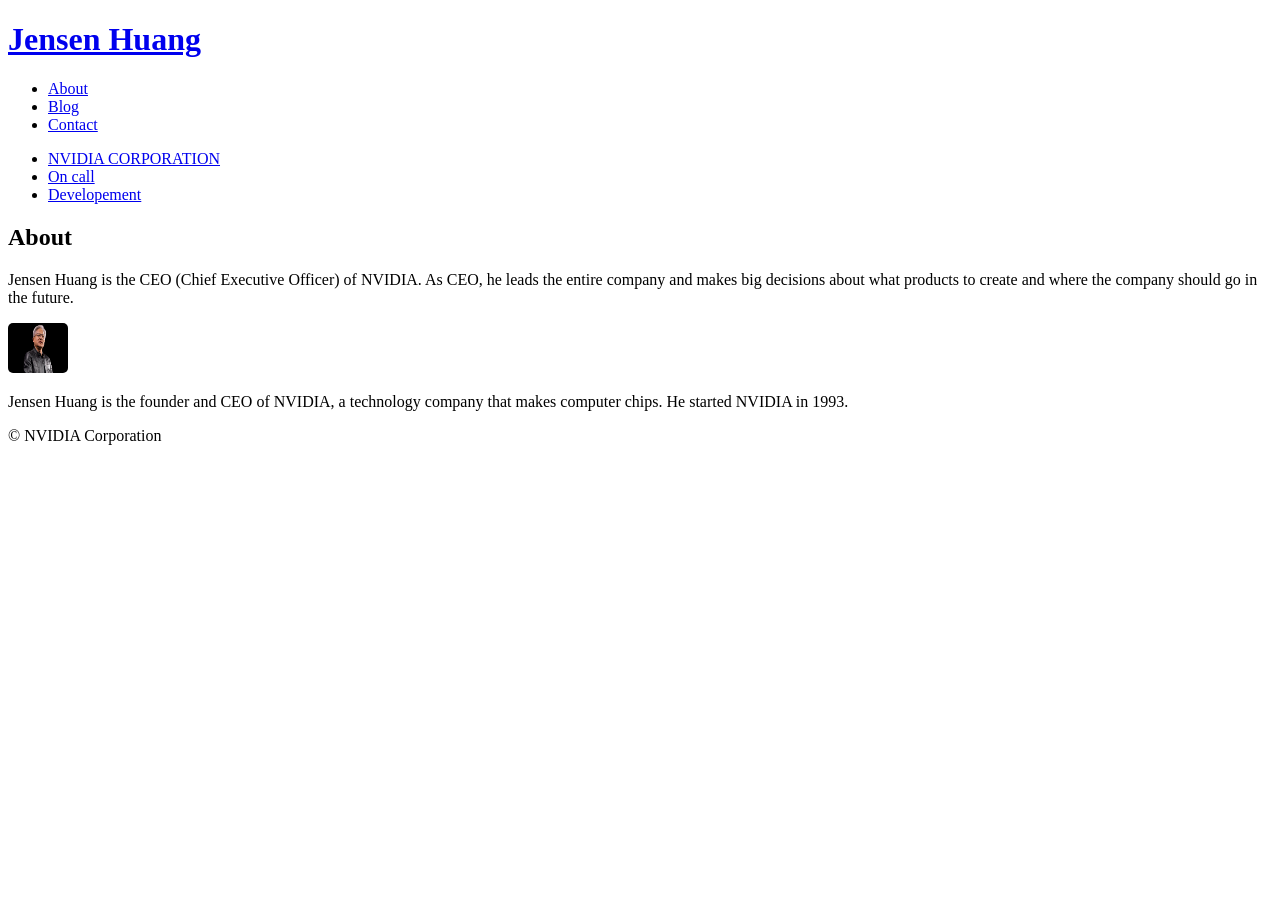
<file: syamsul/work_sheet/jobsheet3.html>
<!DOCTYPE html>
<html lang="en">
<head>
    <meta charset="UTF-8">
    <meta name="viewport" content="width=device-width, initial-scale=1.0">
    <title>Jensen Huang</title>
</head>
<body>
    <header>
        <h1><a href="https://nvidianews.nvidia.com/bios/jensen-huang" target="_blank">Jensen Huang</a></h1>
        <nav>
            <ul>
                <li><a href="https://www.linkedin.com/in/jenhsunhuang/">About</a></li>
                <li><a href="https://blogs.nvidia.com/blog/author/jen-hsun-huang/" target="_blank">Blog</a></li>
                <li><a href="https://www.nvidia.com/en-us/contact/" target="_blank">Contact</a></li>
            </ul>
        </nav>
        <nav>
            <ul>
                <li><a href="https://www.nvidia.com/en-us/">NVIDIA CORPORATION</a></li>
                <li><a href="https://developer.nvidia.com/contact">On call</a></li>
                <li><a href="https://developer.nvidia.com/">Developement</a></li>
            </ul>
        </nav>
    </header>
    <section>
        <h2>About</h2>
        <p>Jensen Huang is the CEO (Chief Executive Officer) of NVIDIA. As CEO, he leads the entire company and makes big decisions about what products to create and where the company should go in the future.</p>
        
    </section>
    <aside>
        <img style="border-radius: 5px;" src="img/jensen-huang.png" alt="Jensen Huang Profile Picture" width="60" height="50">
        <p>Jensen Huang is the founder and CEO of NVIDIA, a technology company that makes computer chips. He started NVIDIA in 1993.</p>
    </aside>
    <footer>© NVIDIA Corporation</footer>
</body>
</html>
</file>
<file: syamsul/design/page.css>
/* main */
:root {
    --body-color: #0b0e11;
    --sidebar-color: #15191c;
    --primary-color: #aca674;
    --card-bg: #1c2126;
    --text-color: #e4e6eb;
    --text-muted: #b0b3b8;
    --transition-smooth: 0.4s cubic-bezier(0.4, 0, 0.2, 1);
}

body {
    background-color: var(--body-color);
    color: var(--text-color);
    margin: 0;
    display: flex; /* Supports the sidebar + main content layout */
}

/* navbar */
/* --- SIDEBAR BASE STATE --- */
.sidebar-nav {
    position: fixed;
    width: 60px; /* Base width */
    height: 100vh;
    background-color: var(--sidebar-color);
    transition: var(--transition-smooth);
    z-index: 100; /* Keeps it above the 3D flip cards */
}

/* --- HOVER EXPANSION --- */
.sidebar-nav:hover {
    width: 240px; /* Expanded width */
}

/* --- NAVIGATION LINKS --- */
.navbar ul {
    list-style: none;
    padding: 0;
    margin: 20px 0;
}

.navbar li a {
    display: flex;
    align-items: center;
    padding: 15px 20px;
    text-decoration: none;
    color: var(--text-muted);
    transition: var(--transition-fast);
    white-space: nowrap;        /* Prevents text from wrapping during expansion */
    transition: var(--transition-fast);   /* Uses your 0.3s ease */
}

.navbar li a:hover {
    background-color: var(--card-bg);
    color: var(--primary-color);
}

/* Styling for the Active Link */
.navbar li a.active {
    background-color: var(--card-bg);     /* Uses your #1c2126 */
    color: var(--primary-color);          /* Uses your #aca674 */
    border-left: 4px solid var(--primary-color); /* The vertical marker */
    font-weight: bold;                    /* Per lab guide requirements */
}

/* Ensure the icon changes color too */
.navbar li a.active .icon {
    color: var(--primary-color);
}

.icon {
    min-width: 30px;            /* Ensures icon stays visible when closed */
    font-size: 1.2rem;
}

.link-text {
    margin-top: auto; /* Pushes this element to the bottom of the card */
    font-weight: bold;
    color: var(--primary-color);
    text-align: right;
}

.text {
    margin-left: 20px;
    opacity: 0;                 /* Hidden text by default */
    transition: opacity 0.3s;
}

.sidebar-nav:hover .text {
    opacity: 1;                 /* Reveal text on hover */
}

/* 1. The Wrapper: This keeps the 'hit area' consistent */
.sidebar-nav ul li .icon {
    width: 24px;          /* Set the width of the icon container */
    height: 24px;         /* Set the height to match */
    display: flex;        /* Centering the img inside */
    align-items: center;
    justify-content: center;
    margin-right: 15px;   /* Space between icon and text */
    flex-shrink: 0;       /* Prevents the circle from squashing */
}

/* 2. The Image: This does the actual resizing */
.icon img {
    width: 100%;          /* Fills the 24px width of the container */
    height: 100%;         /* Fills the 24px height */
    object-fit: contain;  /* Ensures the icon shape stays natural */
    display: block;
}

.icon img {
    width: 100%;
    height: 100%;
    object-fit: contain;

    /* This filter changes black icons to your Gold/Tan color */
    filter: invert(72%) sepia(17%) saturate(621%) hue-rotate(15deg) brightness(91%) contrast(85%);
    
    transition: filter 0.3s ease; /* Makes the color change smooth */
    
}

/* Change color to white (or brighter) when hovering */
.sidebar-nav ul li a:hover .icon img {
    filter: brightness(0) invert(1); 
}

/* --- MAIN CONTENT ADJUSTMENT --- */
.main-content {
    margin-left: 60px;          /* Space for the narrow sidebar */
    padding: 40px;
    background-color: var(--body-color);
    min-height: 100vh;
}
.front, .back {
    backface-visibility: hidden; /* Essential for 3D flip stability */
    background-color: var(--card-bg);
    border-radius: 15px;
}

/* Main Content: Fills remaining horizontal space */
.main-content {
    flex-grow: 1;
    padding: 40px;
    background: var(--body-color);
    transition: var(--transition-slow);
}

/* --- 3. UI COMPONENTS --- */

/* Sidebar Profile Image */
.image img {
    width: 45px;
    height: 45px;
    border-radius: 50%;
    object-fit: cover;
}

/* View Switcher Controls */
.controls {
    margin-bottom: 30px;
    background: var(--card-bg);
    padding: 12px 20px;
    display: inline-flex;
    align-items: center;
    gap: 10px;
    border-radius: 8px;
    box-shadow: 0 2px 4px rgba(0,0,0,0.05);
    transition: var(--transition-fast);
}

/* Hidden checkbox that powers the view toggle logic */
#viewToggle {
    display: none;
}

.toggle-button {
    cursor: pointer;
    background: var(--primary-color);
    color: white;
    padding: 10px 20px;
    border-radius: 5px;
    display: inline-block;
    transition: var(--transition-fast);
}

/* --- 4. CARD SYSTEM (DEFAULT: GRID VIEW) --- */
.card-container {
    display: grid;
    /* auto-fill creates as many columns as will fit, at least 250px wide each */
    grid-template-columns: repeat(auto-fill, minmax(250px, 1fr)); 
    gap: 25px;
    transition: var(--transition-smooth);
}

.card {
    background-color: var(--card-bg);
    color: var(--text-color);
    padding: 25px;
    border-radius: 12px;
    border: 1px solid #2d333b;
    text-decoration: none;
    
    /* Use flex to push the "Check it out!" link to the bottom automatically */
    display: flex;
    flex-direction: column;
    justify-content: space-between; 
    min-height: 200px; /* Instead of aspect-ratio, use min-height for flexibility */
    
    transition: var(--transition-smooth);
}

.card-content h3 {
    color: var(--primary-color);
    margin-bottom: 10px;
    font-weight: bold; /* Requirement */
}

.card:hover {
    transform: translateY(-5px);
    border-color: var(--primary-color);
    box-shadow: 0 10px 20px rgba(0,0,0,0.2);
}

.card h3 { margin-bottom: 8px; }
.card p { color: var(--text-muted); }

/* --- 5. VIEW SWITCHER LOGIC (LIST VIEW) --- */

/* When checkbox is checked: Change Grid to Column */
#viewToggle:checked ~ .card-container {
    grid-template-columns: 1fr; /* Forces exactly one column for List View */
    gap: 15px;
}

/* Reformat card style for List View */
#viewToggle:checked ~ .card-container .card {
    display: flex;
    flex-direction: row;        /* Side-by-side layout */
    justify-content: space-between; /* Pushes content to left and link to right */
    align-items: center;
    text-align: left;
    height: auto;
    min-height: 80px;           /* Slimmer profile for list view */
    padding: 10px 30px;
}

#viewToggle:checked ~ .card-container .card .link-text {
    margin-top: 0;              /* Remove the top margin used in Grid View */
    flex-grow: 1;               /* Allows the element to occupy space */
    text-align: right;          /* Forces text to the right */
    color: var(--primary-color);
    font-weight: bold;          /* Per lab requirements */
}

/* Visual feedback for the toggle button */
#viewToggle:checked ~ .controls .toggle-button {
    background: #2c3e50;
    box-shadow: inset 0 2px 4px rgba(0,0,0,0.2);
}

#viewToggle:checked ~ .card-container .card .card-content {
    flex-basis: 70%;            /* Keeps the title and description on the left */
}

/* Rotate icon in button if using FontAwesome */
#viewToggle:checked ~ .controls .toggle-button i {
    transform: rotate(180deg);
}

/* --- 6. ANIMATIONS --- */
@keyframes cardEntrance {
    from {
        opacity: 0;
        transform: translateY(20px);
    }
    to {
        opacity: 1;
        transform: translateY(0);
    }
}

/* Staggered entrance for list items */
#viewToggle:checked ~ .card-container .card:nth-child(2) { animation-delay: 0.1s; }
#viewToggle:checked ~ .card-container .card:nth-child(3) { animation-delay: 0.2s; }
#viewToggle:checked ~ .card-container .card:nth-child(4) { animation-delay: 0.3s; }

/* --- THE TOGGLE LOGIC --- */

/* 1. Switch Container from Multi-column to Single-column */
#viewToggle:checked ~ .card-container {
    grid-template-columns: 1fr; /* This forces the List view */
    gap: 10px;
}

/* 2. Morph the Card Shape */
#viewToggle:checked ~ .card-container .card {
    aspect-ratio: auto;      /* Allows the card to flatten */
    height: 80px;            /* Gives it a list-item height */
    flex-direction: row;     /* Side-by-side layout */
    justify-content: flex-start;
    padding: 10px 30px;
    text-align: left;
}

/* 3. Smooth out the text transition */
#viewToggle:checked ~ .card-container .card h3 {
    margin-bottom: 0;
    margin-right: 15px;
}
</file>
